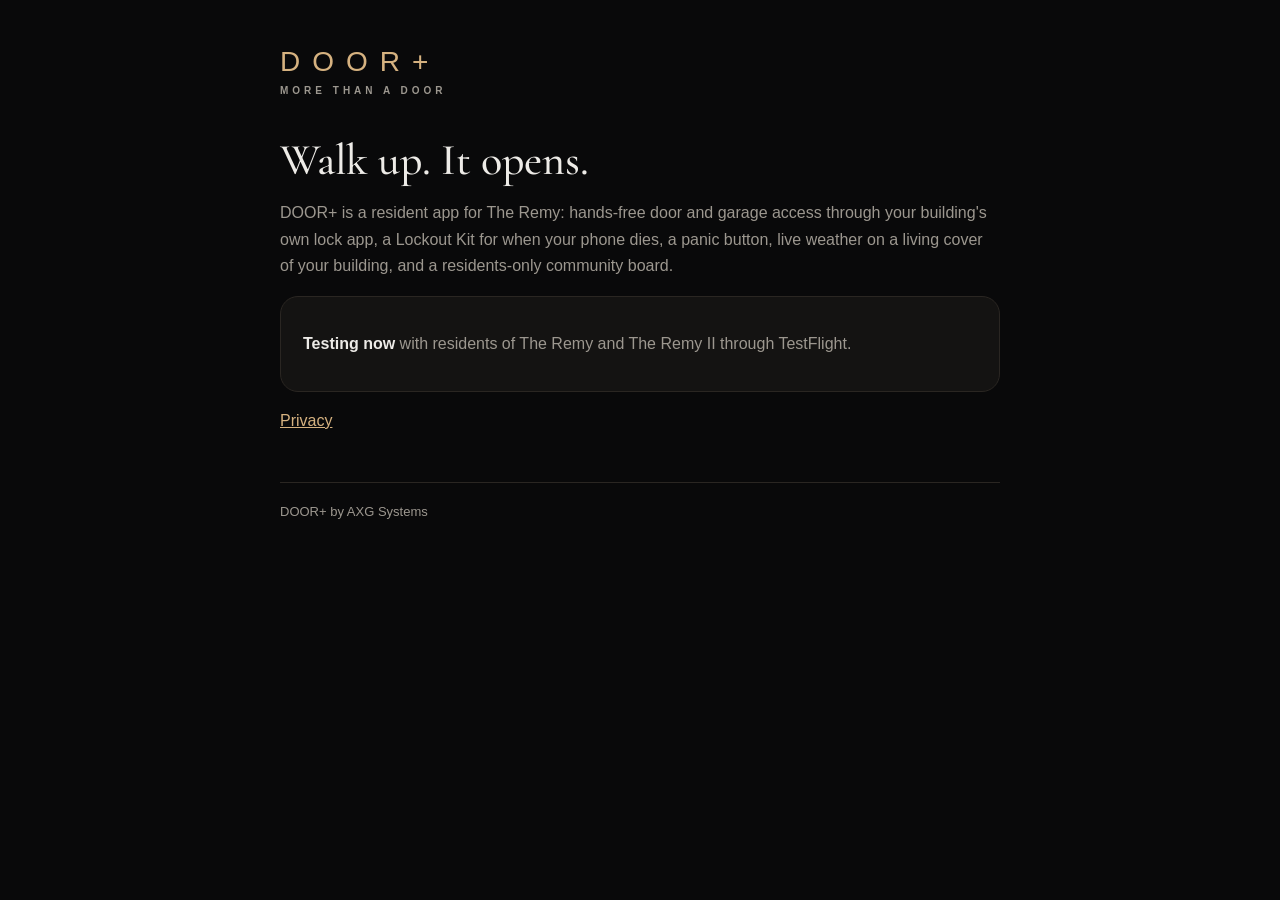
<file: index.html>
<!doctype html><html lang="en"><head><meta charset="utf-8"><meta name="viewport" content="width=device-width,initial-scale=1">
<title>DOOR+</title><link rel="stylesheet" href="style.css">
<link href="https://fonts.googleapis.com/css2?family=Cormorant+Garamond:wght@500&display=swap" rel="stylesheet"></head>
<body><main>
<div class="mark">DOOR+</div><div class="tag">MORE THAN A DOOR</div>
<h1>Walk up. It opens.</h1>
<p>DOOR+ is a resident app for The Remy: hands-free door and garage access through your building's own lock app, a Lockout Kit for when your phone dies, a panic button, live weather on a living cover of your building, and a residents-only community board.</p>
<div class="card"><p><strong>Testing now</strong> with residents of The Remy and The Remy II through TestFlight.</p></div>
<p><a href="privacy.html">Privacy</a></p>
<footer>DOOR+ by AXG Systems</footer>
</main></body></html>
</file>
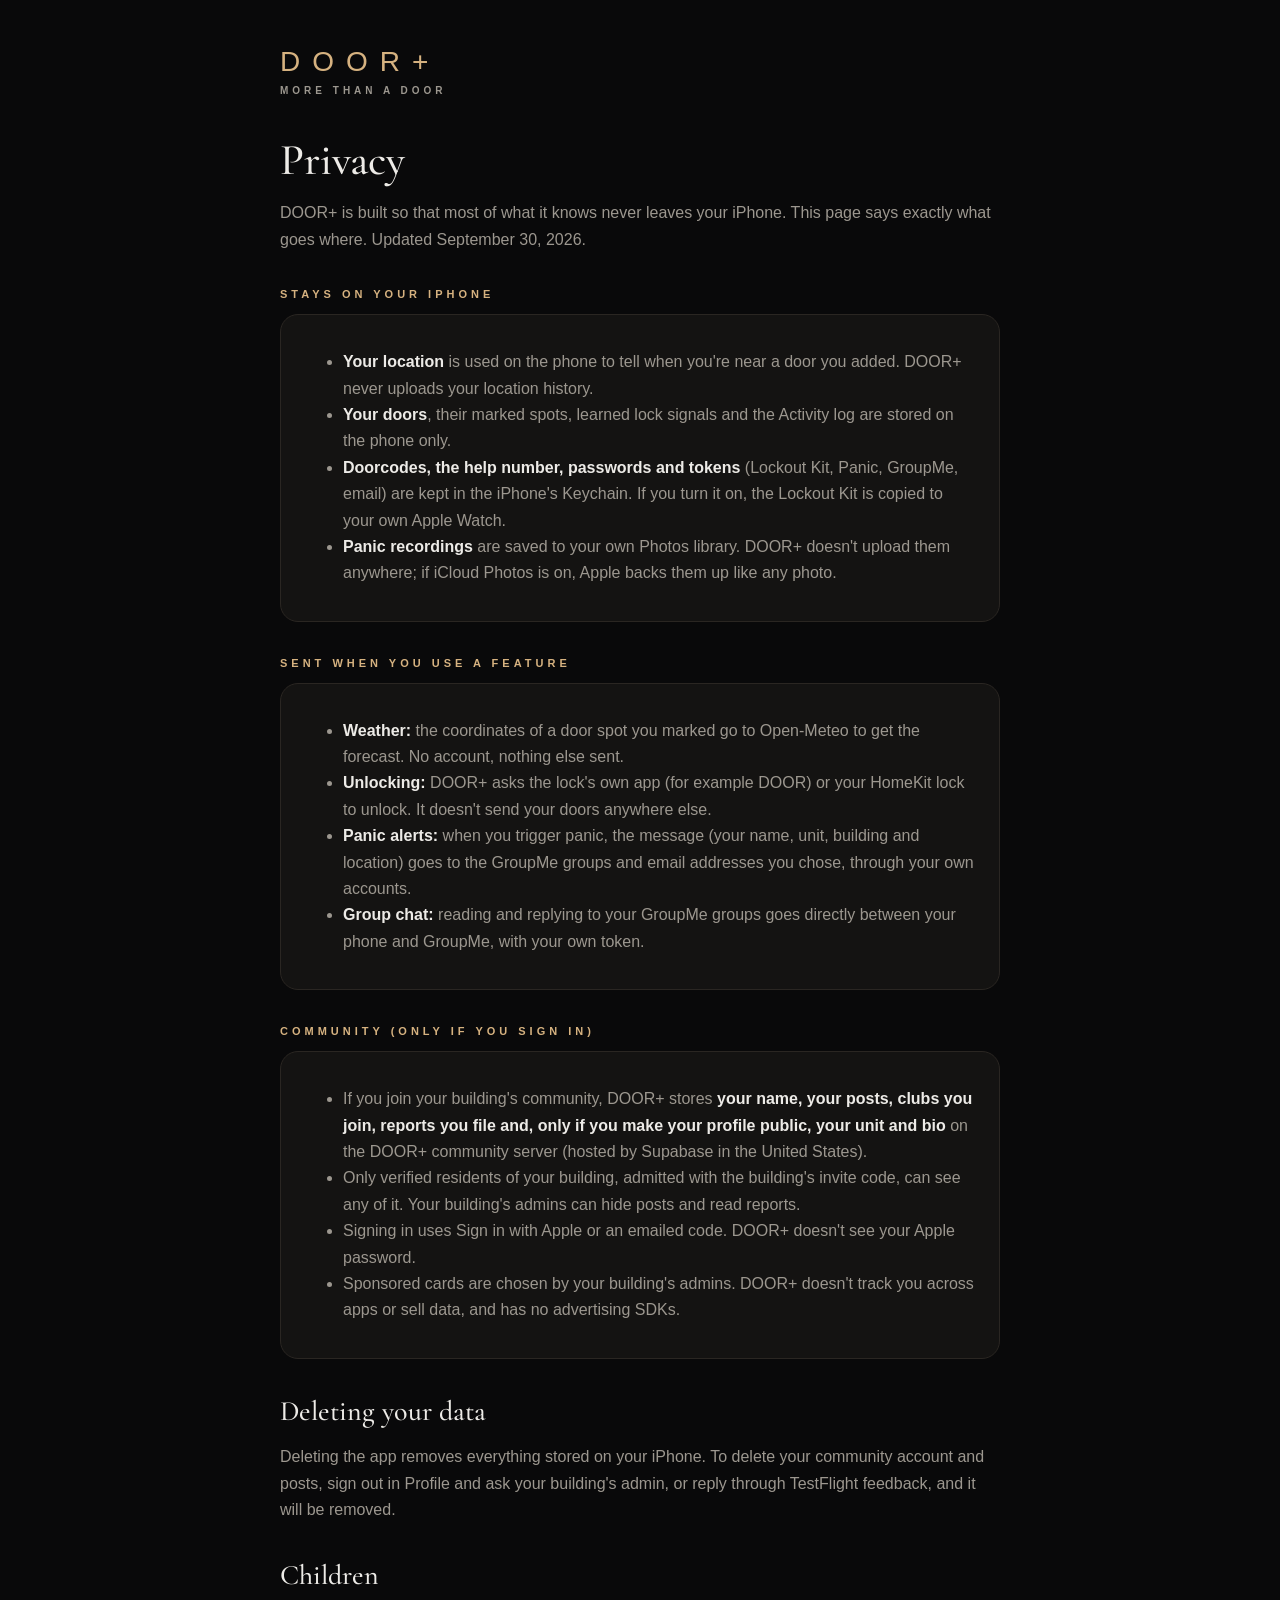
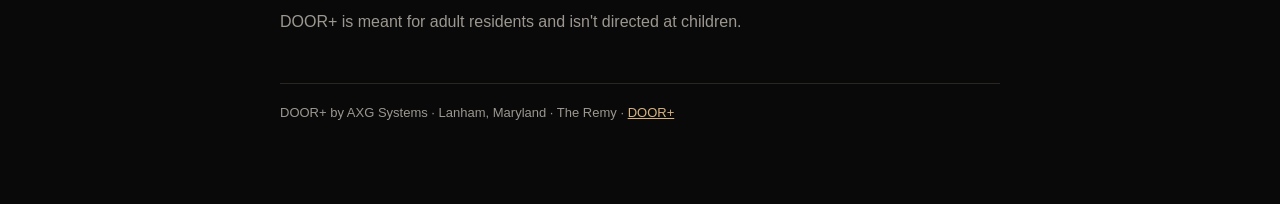
<file: privacy.html>
<!doctype html><html lang="en"><head><meta charset="utf-8"><meta name="viewport" content="width=device-width,initial-scale=1">
<title>DOOR+ Privacy</title><link rel="stylesheet" href="style.css">
<link href="https://fonts.googleapis.com/css2?family=Cormorant+Garamond:wght@500&display=swap" rel="stylesheet"></head>
<body><main>
<div class="mark">DOOR+</div><div class="tag">MORE THAN A DOOR</div>
<h1>Privacy</h1>
<p>DOOR+ is built so that most of what it knows never leaves your iPhone. This page says exactly what goes where. Updated September 30, 2026.</p>

<div class="kicker">Stays on your iPhone</div>
<div class="card"><ul>
<li><strong>Your location</strong> is used on the phone to tell when you're near a door you added. DOOR+ never uploads your location history.</li>
<li><strong>Your doors</strong>, their marked spots, learned lock signals and the Activity log are stored on the phone only.</li>
<li><strong>Doorcodes, the help number, passwords and tokens</strong> (Lockout Kit, Panic, GroupMe, email) are kept in the iPhone's Keychain. If you turn it on, the Lockout Kit is copied to your own Apple Watch.</li>
<li><strong>Panic recordings</strong> are saved to your own Photos library. DOOR+ doesn't upload them anywhere; if iCloud Photos is on, Apple backs them up like any photo.</li>
</ul></div>

<div class="kicker">Sent when you use a feature</div>
<div class="card"><ul>
<li><strong>Weather:</strong> the coordinates of a door spot you marked go to Open-Meteo to get the forecast. No account, nothing else sent.</li>
<li><strong>Unlocking:</strong> DOOR+ asks the lock's own app (for example DOOR) or your HomeKit lock to unlock. It doesn't send your doors anywhere else.</li>
<li><strong>Panic alerts:</strong> when you trigger panic, the message (your name, unit, building and location) goes to the GroupMe groups and email addresses you chose, through your own accounts.</li>
<li><strong>Group chat:</strong> reading and replying to your GroupMe groups goes directly between your phone and GroupMe, with your own token.</li>
</ul></div>

<div class="kicker">Community (only if you sign in)</div>
<div class="card"><ul>
<li>If you join your building's community, DOOR+ stores <strong>your name, your posts, clubs you join, reports you file and, only if you make your profile public, your unit and bio</strong> on the DOOR+ community server (hosted by Supabase in the United States).</li>
<li>Only verified residents of your building, admitted with the building's invite code, can see any of it. Your building's admins can hide posts and read reports.</li>
<li>Signing in uses Sign in with Apple or an emailed code. DOOR+ doesn't see your Apple password.</li>
<li>Sponsored cards are chosen by your building's admins. DOOR+ doesn't track you across apps or sell data, and has no advertising SDKs.</li>
</ul></div>

<h2>Deleting your data</h2>
<p>Deleting the app removes everything stored on your iPhone. To delete your community account and posts, sign out in Profile and ask your building's admin, or reply through TestFlight feedback, and it will be removed.</p>

<h2>Children</h2>
<p>DOOR+ is meant for adult residents and isn't directed at children.</p>

<footer>DOOR+ by AXG Systems · Lanham, Maryland · The Remy · <a href="index.html">DOOR+</a></footer>
</main></body></html>
</file>
<file: style.css>
:root{--bg:#09090a;--card:#141312;--line:#2a2622;--text:#edebe7;--muted:#9c978f;--gold:#d6b280;--teal:#54e8be}
*{box-sizing:border-box}body{margin:0;background:var(--bg);color:var(--text);font:16px/1.65 -apple-system,"SF Pro Text","Helvetica Neue",Arial,sans-serif}
main{max-width:760px;margin:0 auto;padding:48px 20px 80px}
.mark{font:500 28px/1 Futura,"Century Gothic",sans-serif;letter-spacing:12px;color:var(--gold)}
.tag{font:600 10px/1 -apple-system,sans-serif;letter-spacing:4px;color:var(--muted);margin-top:10px}
h1{font:500 44px/1.1 "Cormorant Garamond",Georgia,serif;margin:40px 0 8px}
h2{font:500 28px/1.2 "Cormorant Garamond",Georgia,serif;margin:36px 0 8px}
p,li{color:var(--muted)}strong{color:var(--text)}
.card{background:var(--card);border:1px solid var(--line);border-radius:18px;padding:18px 22px;margin:14px 0}
.kicker{font:600 11px/1 -apple-system,sans-serif;letter-spacing:4px;color:var(--gold);text-transform:uppercase;margin-top:36px}
a{color:var(--gold)}footer{margin-top:48px;border-top:1px solid var(--line);padding-top:18px;font-size:13px;color:var(--muted)}
</file>
